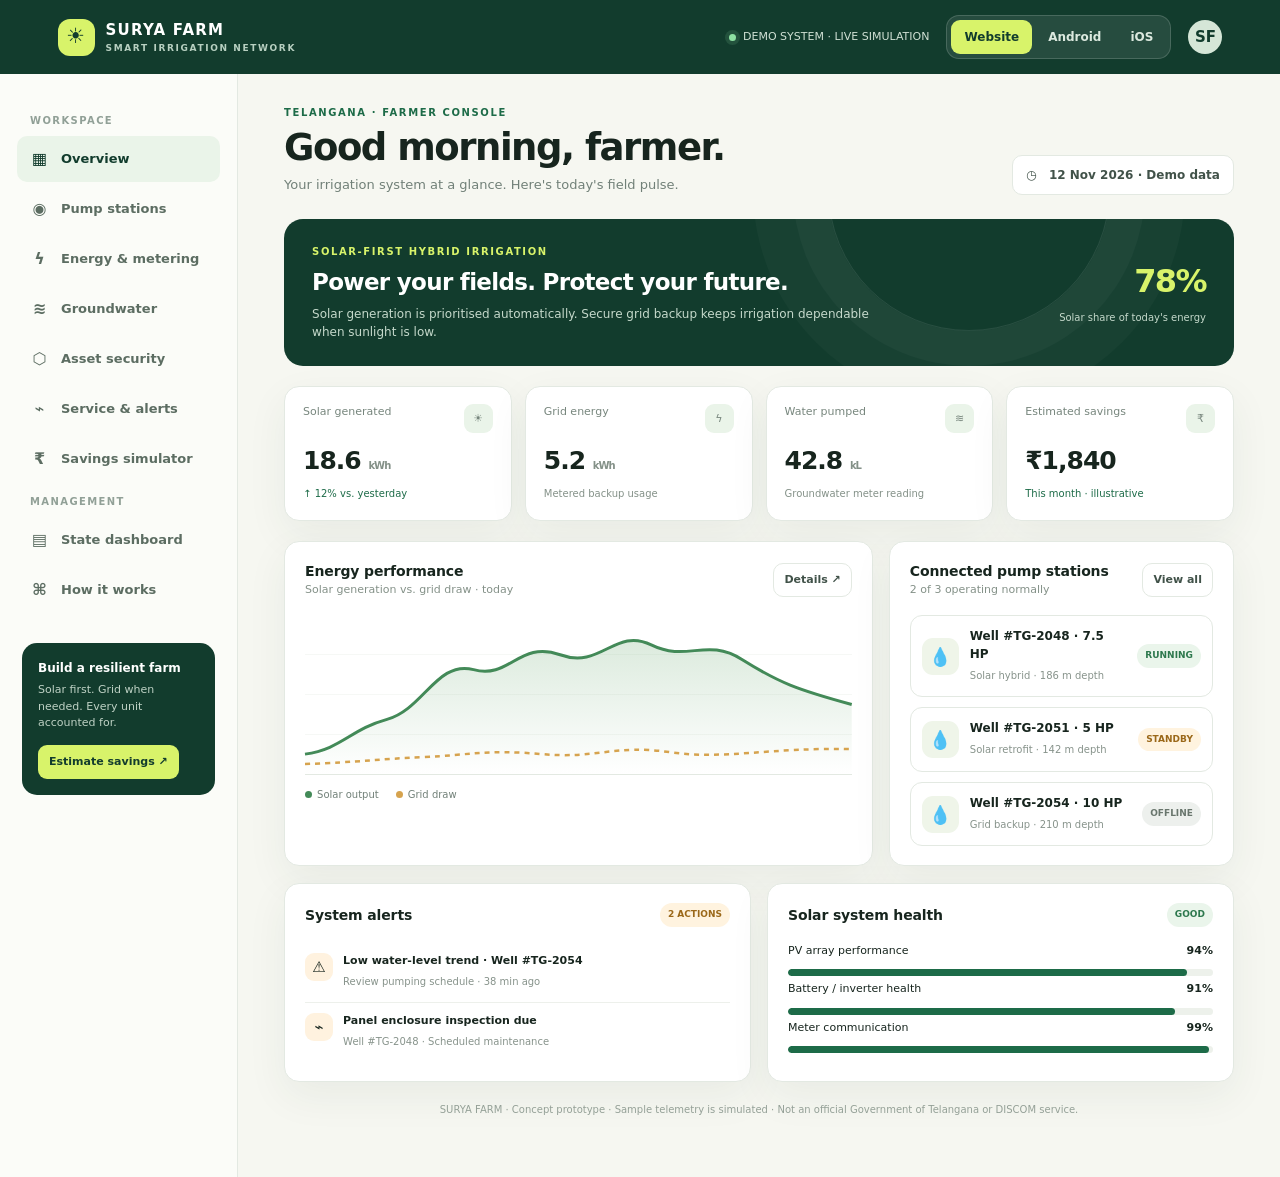
<file: index.html>
<!doctype html>
<html lang="en">
<head>
<meta charset="utf-8"><meta name="viewport" content="width=device-width,initial-scale=1,viewport-fit=cover">
<meta name="theme-color" content="#123c2d"><meta name="description" content="SURYA FARM — smart solar and hybrid irrigation management for Telangana farms.">
<link rel="manifest" href="./manifest.webmanifest">
<title>SURYA FARM — Solar irrigation, made dependable</title>
<style>
:root{--forest:#123c2d;--green:#1d6b48;--lime:#d8f36a;--mint:#eaf4e9;--paper:#f6f7f1;--ink:#17251e;--muted:#718078;--line:#e3e9e2;--white:#fff;--amber:#e7a43b;--red:#c95449;--blue:#527fae;--shadow:0 14px 40px #183a2810}
*{box-sizing:border-box}body{margin:0;background:var(--paper);color:var(--ink);font:15px/1.5 Inter,ui-sans-serif,system-ui,-apple-system,"Segoe UI",sans-serif}button,input,select{font:inherit}button{cursor:pointer}.app{min-height:100vh}.topbar{height:74px;background:var(--forest);color:white;display:flex;align-items:center;justify-content:space-between;padding:0 4.5%;gap:20px;position:sticky;top:0;z-index:20}.brand{display:flex;align-items:center;gap:11px;font-weight:850;letter-spacing:.08em}.brandmark{width:37px;height:37px;border-radius:12px;background:var(--lime);color:var(--forest);display:grid;place-items:center;font-size:21px}.brand small{display:block;color:#b8d0c1;font-size:9px;letter-spacing:.18em;font-weight:600}.mode-switch{display:flex;background:#ffffff16;border:1px solid #ffffff28;padding:4px;border-radius:13px;gap:3px}.mode-switch button{border:0;color:#dce9df;background:transparent;padding:8px 13px;border-radius:9px;font-size:12px;font-weight:700}.mode-switch button.active{background:var(--lime);color:var(--forest)}.top-right{display:flex;align-items:center;gap:17px}.live{font-size:11px;color:#d0e0d4;display:flex;align-items:center;gap:7px}.dot{width:7px;height:7px;border-radius:50%;background:#8de1a3;box-shadow:0 0 0 4px #8de1a322}.avatar{width:34px;height:34px;border-radius:50%;display:grid;place-items:center;background:#d5e6d7;color:var(--forest);font-weight:800}.layout{display:grid;grid-template-columns:238px 1fr;max-width:1600px;margin:auto}.sidebar{padding:27px 17px;border-right:1px solid var(--line);min-height:calc(100vh - 74px);background:#fbfcf8}.side-label{font-size:10px;color:#91a097;letter-spacing:.14em;font-weight:800;padding:12px 13px 8px}.nav{display:flex;flex-direction:column;gap:4px}.nav button{border:0;background:transparent;color:#5c6d62;text-align:left;padding:11px 13px;border-radius:10px;font-weight:650;font-size:13px;display:flex;align-items:center;gap:12px}.nav button.active{background:var(--mint);color:var(--forest)}.nav .ico{width:19px;text-align:center;font-size:16px}.side-card{margin:30px 5px 0;padding:16px;background:var(--forest);color:white;border-radius:15px}.side-card p{color:#bfd2c5;font-size:11px;margin:5px 0 13px}.side-card button{border:0;border-radius:9px;padding:9px 11px;background:var(--lime);color:var(--forest);font-size:11px;font-weight:800}.main{padding:31px clamp(18px,3.6vw,54px) 60px;min-width:0}.eyebrow{color:var(--green);font-size:10px;letter-spacing:.16em;font-weight:850;text-transform:uppercase}.pagehead{display:flex;justify-content:space-between;align-items:flex-end;gap:20px;margin-bottom:24px}.pagehead h1{font-size:clamp(26px,3vw,37px);line-height:1.12;margin:7px 0 7px;letter-spacing:-.04em}.sub{color:var(--muted);font-size:13px;margin:0}.date-chip,.btn{border:1px solid var(--line);background:white;border-radius:10px;padding:10px 13px;font-size:12px;font-weight:700;color:#415249}.btn.primary{background:var(--forest);color:white;border-color:var(--forest)}.btn.lime{background:var(--lime);border-color:var(--lime);color:var(--forest)}.btn.small{padding:8px 10px;font-size:11px}.hero{background:var(--forest);color:white;border-radius:19px;padding:25px 28px;display:flex;justify-content:space-between;align-items:center;gap:20px;position:relative;overflow:hidden;margin-bottom:20px}.hero:after{content:"";position:absolute;width:280px;height:280px;border:1px solid #ffffff18;border-radius:50%;right:13%;top:-170px;box-shadow:0 0 0 35px #ffffff08,0 0 0 75px #ffffff06}.hero h2{font-size:23px;letter-spacing:-.03em;margin:6px 0}.hero p{font-size:12px;color:#c5d9cb;max-width:560px;margin:0}.hero-stat{text-align:right;z-index:1;min-width:150px}.hero-stat strong{display:block;color:var(--lime);font-size:32px;letter-spacing:-.05em}.hero-stat span{font-size:10px;color:#c5d9cb}.metrics{display:grid;grid-template-columns:repeat(4,1fr);gap:13px;margin-bottom:20px}.metric,.panel{background:white;border:1px solid var(--line);border-radius:15px;box-shadow:var(--shadow)}.metric{padding:17px 18px}.metric-top{display:flex;justify-content:space-between;color:#77867d;font-size:11px}.metric-icon{width:29px;height:29px;background:var(--mint);border-radius:9px;display:grid;place-items:center}.metric strong{display:block;font-size:25px;letter-spacing:-.04em;margin:9px 0 1px}.metric small{color:#849188;font-size:10px}.up{color:var(--green)!important}.content-grid{display:grid;grid-template-columns:minmax(0,1.45fr) minmax(260px,.85fr);gap:16px;margin-bottom:17px}.panel{padding:19px 20px;min-width:0}.panel-head{display:flex;justify-content:space-between;align-items:center;gap:12px;margin-bottom:16px}.panel h3{font-size:14px;margin:0;letter-spacing:-.01em}.muted{font-size:11px;color:#849188}.chart{height:160px;position:relative;border-bottom:1px solid var(--line);background:repeating-linear-gradient(to bottom,transparent 0,transparent 39px,#edf1ec 40px)}.chart svg{width:100%;height:100%;overflow:visible}.legend{display:flex;gap:17px;margin-top:12px;color:#718078;font-size:10px}.legend i{display:inline-block;width:7px;height:7px;border-radius:50%;margin-right:5px}.pump-list{display:flex;flex-direction:column;gap:10px}.pump{display:flex;align-items:center;gap:11px;padding:11px;border:1px solid var(--line);border-radius:12px}.pump-icon{width:37px;height:37px;background:#eff5e9;border-radius:11px;display:grid;place-items:center;font-size:18px}.pump-info{flex:1;min-width:0}.pump-info b{display:block;font-size:12px}.pump-info small{font-size:10px;color:#87938b}.status{font-size:9px;font-weight:850;padding:5px 8px;border-radius:30px;background:#eaf5eb;color:#2d784d;white-space:nowrap}.status.warn{background:#fff3df;color:#9b6819}.status.off{background:#edf0ed;color:#69766d}.lower-grid{display:grid;grid-template-columns:1fr 1fr;gap:16px}.alert{display:flex;gap:10px;padding:10px 0;border-bottom:1px solid #edf0eb}.alert:last-child{border:0}.alert-icon{width:28px;height:28px;border-radius:9px;background:#fff2df;display:grid;place-items:center}.alert b{font-size:11px;display:block}.alert small{font-size:10px;color:#87938b}.progress{height:7px;background:#edf1eb;border-radius:20px;overflow:hidden;margin:10px 0 5px}.progress span{height:100%;display:block;background:var(--green);border-radius:20px}.page{display:none}.page.active{display:block}.table-wrap{overflow:auto}table{border-collapse:collapse;width:100%;font-size:11px;white-space:nowrap}th{text-align:left;color:#829087;font-size:10px;font-weight:700;padding:11px;border-bottom:1px solid var(--line)}td{padding:13px 11px;border-bottom:1px solid #edf0eb}.td-main{font-weight:750}.form-grid{display:grid;grid-template-columns:repeat(2,1fr);gap:13px}.field label{display:block;font-size:10px;font-weight:750;color:#66766c;margin-bottom:6px}.field input,.field select{width:100%;border:1px solid var(--line);border-radius:9px;padding:11px;background:#fbfcfa;color:var(--ink)}.result-box{background:var(--mint);border-radius:13px;padding:18px;margin-top:15px}.result-box strong{font-size:25px;color:var(--forest)}.device-grid{display:grid;grid-template-columns:repeat(3,1fr);gap:12px}.device{border:1px solid var(--line);border-radius:13px;padding:15px}.device b{font-size:12px}.device p{font-size:10px;color:#7e8c83}.device .status{display:inline-block}.section-title{font-size:19px;margin:0 0 5px}.section-intro{font-size:12px;color:var(--muted);margin:0 0 19px}.notice{padding:12px 14px;background:#fff8e9;border:1px solid #f3e3c3;border-radius:10px;color:#785d2d;font-size:11px;margin-bottom:15px}.mobile-nav{display:none}.mobile-shell{max-width:430px;margin:22px auto;background:#f6f7f1;border:8px solid #18251e;border-radius:35px;overflow:hidden;min-height:780px;box-shadow:0 20px 60px #0d211733;position:relative}.mobile-notch{height:22px;background:#fff;display:flex;justify-content:center}.mobile-notch:after{content:"";width:90px;height:15px;border-radius:0 0 12px 12px;background:#18251e}.mobile-appbar{background:white;padding:14px 19px;display:flex;justify-content:space-between;align-items:center}.mobile-appbar b{font-size:15px}.mobile-body{padding:17px 16px 90px}.mobile-greeting{font-size:11px;color:#718078}.mobile-body h2{font-size:24px;margin:2px 0 14px;letter-spacing:-.04em}.mobile-hero{background:var(--forest);color:white;border-radius:17px;padding:18px}.mobile-hero small{color:#c8d8cc}.mobile-hero strong{display:block;color:var(--lime);font-size:31px}.mobile-stats{display:grid;grid-template-columns:1fr 1fr;gap:10px;margin:12px 0}.mobile-stat{background:white;border:1px solid var(--line);border-radius:13px;padding:13px}.mobile-stat small{display:block;color:#849188;font-size:9px}.mobile-stat b{font-size:20px}.mobile-card{background:white;border:1px solid var(--line);border-radius:14px;padding:14px;margin-top:11px}.mobile-card h3{font-size:12px;margin:0 0 11px}.mobile-tabbar{position:absolute;bottom:0;left:0;right:0;background:#fff;border-top:1px solid var(--line);display:flex;justify-content:space-around;padding:11px 4px 17px}.mobile-tabbar button{border:0;background:transparent;color:#829087;font-size:9px;display:flex;flex-direction:column;align-items:center;gap:3px}.mobile-tabbar button.active{color:var(--green);font-weight:800}.mobile-tabbar span{font-size:18px}.ios .mobile-shell{border:1px solid #d9ded9;border-radius:38px;background:#f2f2f7;box-shadow:0 20px 60px #152a1b20}.ios .mobile-notch{height:34px;background:#f2f2f7}.ios .mobile-notch:after{height:7px;width:105px;border-radius:10px;margin-top:8px}.ios .mobile-appbar{background:#f2f2f7}.ios .mobile-body{background:#f2f2f7}.ios .mobile-hero{border-radius:22px}.ios .mobile-stat,.ios .mobile-card{border:0;border-radius:17px}.ios .mobile-tabbar{background:#ffffffed;backdrop-filter:blur(12px);border-radius:0 0 36px 36px;padding-bottom:20px}.ios .mobile-tabbar button{font-size:9px}.android .mobile-shell{border-radius:25px}.android .mobile-notch{height:18px}.android .mobile-notch:after{width:70px;height:6px;border-radius:8px;margin-top:6px}.android .mobile-tabbar{padding-bottom:12px}.android .mobile-tabbar button{font-size:10px}.android .mobile-tabbar span{font-size:20px}.mobile-mode-label{text-align:center;color:#829087;font-size:10px;letter-spacing:.1em;font-weight:800;margin-top:10px}.footer-note{color:#94a097;font-size:10px;text-align:center;margin:20px 0 0}.hide{display:none!important}
@media(max-width:900px){.layout{grid-template-columns:1fr}.sidebar{display:none}.main{padding:23px 18px 90px}.metrics{grid-template-columns:repeat(2,1fr)}.content-grid{grid-template-columns:1fr}.topbar{padding:0 16px}.top-right .live{display:none}.mobile-nav{display:flex;position:fixed;z-index:30;bottom:0;left:0;right:0;background:#fff;border-top:1px solid var(--line);justify-content:space-around;padding:9px 4px calc(9px + env(safe-area-inset-bottom))}.mobile-nav button{border:0;background:transparent;color:#829087;font-size:9px;display:flex;flex-direction:column;align-items:center;gap:3px}.mobile-nav button.active{color:var(--green);font-weight:800}.mobile-nav span{font-size:17px}.lower-grid{grid-template-columns:1fr}}
@media(max-width:520px){.topbar{height:64px}.brand{font-size:12px}.brandmark{width:32px;height:32px}.brand small{font-size:8px}.mode-switch button{padding:7px 8px;font-size:10px}.top-right .avatar{display:none}.pagehead{align-items:flex-start;flex-direction:column}.hero{padding:20px;align-items:flex-start}.hero-stat{min-width:95px}.hero-stat strong{font-size:26px}.hero h2{font-size:19px}.metrics{gap:9px}.metric{padding:13px}.metric strong{font-size:22px}.metric-top{font-size:10px}.panel{padding:15px}.form-grid{grid-template-columns:1fr}.device-grid{grid-template-columns:1fr}.main{padding:20px 13px 85px}}
</style>
</head>
<body><div class="app" id="app">
<header class="topbar"><div class="brand"><div class="brandmark">☀</div><div>SURYA FARM<small>SMART IRRIGATION NETWORK</small></div></div>
<div class="top-right"><div class="live"><i class="dot"></i> DEMO SYSTEM · LIVE SIMULATION</div><div class="mode-switch" role="group" aria-label="Choose experience"><button class="active" data-mode="web">Website</button><button data-mode="android">Android</button><button data-mode="ios">iOS</button></div><div class="avatar">SF</div></div></header>
<div id="webExperience"><div class="layout"><aside class="sidebar"><div class="side-label">WORKSPACE</div><nav class="nav" id="sideNav"><button class="active" data-page="overview"><span class="ico">▦</span> Overview</button><button data-page="pumps"><span class="ico">◉</span> Pump stations</button><button data-page="energy"><span class="ico">ϟ</span> Energy & metering</button><button data-page="groundwater"><span class="ico">≋</span> Groundwater</button><button data-page="security"><span class="ico">⬡</span> Asset security</button><button data-page="service"><span class="ico">⌁</span> Service & alerts</button><button data-page="savings"><span class="ico">₹</span> Savings simulator</button></nav><div class="side-label">MANAGEMENT</div><nav class="nav"><button data-page="admin"><span class="ico">▤</span> State dashboard</button><button data-page="architecture"><span class="ico">⌘</span> How it works</button></nav><div class="side-card"><div style="font-size:12px;font-weight:800">Build a resilient farm</div><p>Solar first. Grid when needed. Every unit accounted for.</p><button data-page="savings">Estimate savings ↗</button></div></aside>
<main class="main">
<section class="page active" id="page-overview"><div class="pagehead"><div><div class="eyebrow">TELANGANA · FARMER CONSOLE</div><h1>Good morning, farmer.</h1><p class="sub">Your irrigation system at a glance. Here's today's field pulse.</p></div><div class="date-chip">◷ &nbsp; 12 Nov 2026 · Demo data</div></div>
<div class="hero"><div><div class="eyebrow" style="color:var(--lime)">SOLAR-FIRST HYBRID IRRIGATION</div><h2>Power your fields. Protect your future.</h2><p>Solar generation is prioritised automatically. Secure grid backup keeps irrigation dependable when sunlight is low.</p></div><div class="hero-stat"><strong>78%</strong><span>Solar share of today's energy</span></div></div>
<div class="metrics"><div class="metric"><div class="metric-top">Solar generated <span class="metric-icon">☀</span></div><strong>18.6 <small>kWh</small></strong><small class="up">↑ 12% vs. yesterday</small></div><div class="metric"><div class="metric-top">Grid energy <span class="metric-icon">ϟ</span></div><strong>5.2 <small>kWh</small></strong><small>Metered backup usage</small></div><div class="metric"><div class="metric-top">Water pumped <span class="metric-icon">≋</span></div><strong>42.8 <small>kL</small></strong><small>Groundwater meter reading</small></div><div class="metric"><div class="metric-top">Estimated savings <span class="metric-icon">₹</span></div><strong>₹1,840</strong><small class="up">This month · illustrative</small></div></div>
<div class="content-grid"><div class="panel"><div class="panel-head"><div><h3>Energy performance</h3><div class="muted">Solar generation vs. grid draw · today</div></div><button class="btn small" data-page="energy">Details ↗</button></div><div class="chart"><svg viewBox="0 0 600 160" preserveAspectRatio="none"><defs><linearGradient id="area" x1="0" x2="0" y1="0" y2="1"><stop offset="0" stop-color="#72ad78" stop-opacity=".25"/><stop offset="1" stop-color="#72ad78" stop-opacity="0"/></linearGradient></defs><path d="M0 140 C40 135 50 115 90 105 S145 45 185 55 S235 25 280 40 S340 12 380 30 S440 22 480 45 S540 75 600 90 L600 160 L0 160Z" fill="url(#area)"/><path d="M0 140 C40 135 50 115 90 105 S145 45 185 55 S235 25 280 40 S340 12 380 30 S440 22 480 45 S540 75 600 90" fill="none" stroke="#438a58" stroke-width="3" vector-effect="non-scaling-stroke"/><path d="M0 150 C60 148 80 145 130 143 S200 135 260 140 S340 130 400 138 S510 133 600 135" fill="none" stroke="#d6a34e" stroke-width="2.5" stroke-dasharray="5 5" vector-effect="non-scaling-stroke"/></svg></div><div class="legend"><span><i style="background:#438a58"></i>Solar output</span><span><i style="background:#d6a34e"></i>Grid draw</span></div></div>
<div class="panel"><div class="panel-head"><div><h3>Connected pump stations</h3><div class="muted">2 of 3 operating normally</div></div><button class="btn small" data-page="pumps">View all</button></div><div class="pump-list"><div class="pump"><div class="pump-icon">💧</div><div class="pump-info"><b>Well #TG-2048 · 7.5 HP</b><small>Solar hybrid · 186 m depth</small></div><span class="status">RUNNING</span></div><div class="pump"><div class="pump-icon">💧</div><div class="pump-info"><b>Well #TG-2051 · 5 HP</b><small>Solar retrofit · 142 m depth</small></div><span class="status warn">STANDBY</span></div><div class="pump"><div class="pump-icon">💧</div><div class="pump-info"><b>Well #TG-2054 · 10 HP</b><small>Grid backup · 210 m depth</small></div><span class="status off">OFFLINE</span></div></div></div></div>
<div class="lower-grid"><div class="panel"><div class="panel-head"><h3>System alerts</h3><span class="status warn">2 ACTIONS</span></div><div class="alert"><div class="alert-icon">⚠</div><div><b>Low water-level trend · Well #TG-2054</b><small>Review pumping schedule · 38 min ago</small></div></div><div class="alert"><div class="alert-icon">⌁</div><div><b>Panel enclosure inspection due</b><small>Well #TG-2048 · Scheduled maintenance</small></div></div></div><div class="panel"><div class="panel-head"><h3>Solar system health</h3><span class="status">GOOD</span></div><div style="display:flex;justify-content:space-between;font-size:11px"><span>PV array performance</span><b>94%</b></div><div class="progress"><span style="width:94%"></span></div><div style="display:flex;justify-content:space-between;font-size:11px"><span>Battery / inverter health</span><b>91%</b></div><div class="progress"><span style="width:91%"></span></div><div style="display:flex;justify-content:space-between;font-size:11px"><span>Meter communication</span><b>99%</b></div><div class="progress"><span style="width:99%"></span></div></div></div></section>
<section class="page" id="page-pumps"><div class="pagehead"><div><div class="eyebrow">FIELD OPERATIONS</div><h1>Pump stations</h1><p class="sub">Monitor hybrid and retrofit installations across your farms.</p></div><button class="btn primary" id="addPump">＋ Register pump</button></div><div class="notice">Prototype records are simulated. Live pump telemetry requires a commissioned controller, authenticated device identity and backend ingestion.</div><div class="panel"><div class="panel-head"><h3>Registered assets</h3><span class="muted">3 sample stations</span></div><div class="table-wrap"><table><thead><tr><th>STATION / GPS TAG</th><th>CAPACITY</th><th>BORE DEPTH</th><th>MODE</th><th>STATUS</th><th>LAST SYNC</th></tr></thead><tbody><tr><td class="td-main">TG-2048 · 17.3850, 78.4867</td><td>7.5 HP</td><td>186 m</td><td>Solar hybrid</td><td><span class="status">Running</span></td><td>2 min ago</td></tr><tr><td class="td-main">TG-2051 · 17.3921, 78.4912</td><td>5 HP</td><td>142 m</td><td>Retrofit</td><td><span class="status warn">Standby</span></td><td>8 min ago</td></tr><tr><td class="td-main">TG-2054 · 17.3784, 78.4771</td><td>10 HP</td><td>210 m</td><td>Hybrid</td><td><span class="status off">Offline</span></td><td>4 hr ago</td></tr></tbody></table></div></div><div class="content-grid" style="margin-top:15px"><div class="panel"><h3>Deep borewell design considerations</h3><p class="muted">Pump selection must use measured dynamic water level, total dynamic head, drawdown, pipe losses, discharge requirement and motor efficiency—not bore depth alone.</p><div class="device-grid"><div class="device"><b>3–5 HP</b><p>Small holdings / lower discharge demand</p></div><div class="device"><b>5–7.5 HP</b><p>Mid-range retrofit and hybrid systems</p></div><div class="device"><b>7.5–10 HP</b><p>High-head applications after hydraulic validation</p></div></div></div><div class="panel"><h3>Protection interlocks</h3><div class="alert"><div class="alert-icon">◉</div><div><b>Dry-run detection</b><small>Underload + flow + water-level logic</small></div></div><div class="alert"><div class="alert-icon">ϟ</div><div><b>Voltage / phase protection</b><small>Isolate on unsafe supply; controlled restart</small></div></div><div class="alert"><div class="alert-icon">⛨</div><div><b>Thermal and overload cut-off</b><small>Motor protection with event logging</small></div></div></div></div></section>
<section class="page" id="page-energy"><div class="pagehead"><div><div class="eyebrow">ENERGY ACCOUNTABILITY</div><h1>Energy & metering</h1><p class="sub">Separate solar generation, grid import and permitted export.</p></div><button class="btn" id="exportEnergy">↓ Export CSV</button></div><div class="metrics"><div class="metric"><div class="metric-top">Solar generated</div><strong>18.6 kWh</strong><small>PV inverter meter</small></div><div class="metric"><div class="metric-top">Grid imported</div><strong>5.2 kWh</strong><small>Utility-grade bidirectional meter</small></div><div class="metric"><div class="metric-top">Surplus exported</div><strong>2.1 kWh</strong><small>Only when approved & enabled</small></div><div class="metric"><div class="metric-top">Meter integrity</div><strong>99.2%</strong><small class="up">Signed heartbeat coverage</small></div></div><div class="content-grid"><div class="panel"><h3>Metering architecture</h3><p class="muted">Independent measurement prevents a software-only estimate from being treated as settlement-grade energy accounting.</p><div class="device-grid" style="margin-top:15px"><div class="device"><b>PV meter</b><p>DC/AC generation, inverter telemetry</p><span class="status">Verified</span></div><div class="device"><b>Grid meter</b><p>Import/export registers, sealed CT/PT where applicable</p><span class="status">Verified</span></div><div class="device"><b>Load meter</b><p>Pump run hours, kWh and power factor</p><span class="status">Verified</span></div></div></div><div class="panel"><h3>Tamper-evident controls</h3><div class="alert"><div class="alert-icon">🔒</div><div><b>Enclosure-open sensor</b><small>Event + timestamp + device signature</small></div></div><div class="alert"><div class="alert-icon">↯</div><div><b>Reverse / bypass anomaly</b><small>Compare meter registers to load profile</small></div></div><div class="alert"><div class="alert-icon">⌁</div><div><b>Communication loss</b><small>Store-and-forward with signed sequence counter</small></div></div></div></div><div class="panel"><div class="panel-head"><h3>Daily energy ledger</h3><span class="muted">Illustrative readings</span></div><div class="table-wrap"><table><thead><tr><th>TIME</th><th>SOURCE</th><th>IMPORT</th><th>EXPORT</th><th>INTEGRITY</th></tr></thead><tbody><tr><td>06:00</td><td>Grid</td><td>1.4 kWh</td><td>—</td><td><span class="status">Signed</span></td></tr><tr><td>10:00</td><td>Solar</td><td>—</td><td>0.8 kWh</td><td><span class="status">Signed</span></td></tr><tr><td>13:00</td><td>Solar</td><td>—</td><td>1.3 kWh</td><td><span class="status">Signed</span></td></tr><tr><td>18:00</td><td>Grid</td><td>3.8 kWh</td><td>—</td><td><span class="status">Signed</span></td></tr></tbody></table></div></div></section>
<section class="page" id="page-groundwater"><div class="pagehead"><div><div class="eyebrow">SUSTAINABLE WATER USE</div><h1>Groundwater intelligence</h1><p class="sub">Measure water, understand trends and support responsible pumping.</p></div><span class="status warn">1 WELL NEEDS REVIEW</span></div><div class="metrics"><div class="metric"><div class="metric-top">Water pumped today</div><strong>42.8 kL</strong><small>Flow meter totaliser</small></div><div class="metric"><div class="metric-top">Dynamic water level</div><strong>78.4 m</strong><small>Well TG-2048 · below ground</small></div><div class="metric"><div class="metric-top">Pump runtime</div><strong>4h 26m</strong><small>Across monitored assets</small></div><div class="metric"><div class="metric-top">Water intensity</div><strong>0.55</strong><small>kWh per kL · sample</small></div></div><div class="content-grid"><div class="panel"><h3>Groundwater safeguards</h3><div class="alert"><div class="alert-icon">≋</div><div><b>Dynamic water-level sensor</b><small>Track drawdown during pumping and recovery after shutdown</small></div></div><div class="alert"><div class="alert-icon">💧</div><div><b>Inline flow meter</b><small>Measure actual discharge; reconcile against pump runtime</small></div></div><div class="alert"><div class="alert-icon">⛨</div><div><b>Adaptive pumping rules</b><small>Alert thresholds set with local hydrogeology and competent authority</small></div></div></div><div class="panel"><h3>Well monitoring</h3><div class="pump-list"><div class="pump"><div class="pump-icon">≋</div><div class="pump-info"><b>TG-2048</b><small>Water level 78.4 m · stable</small></div><span class="status">OK</span></div><div class="pump"><div class="pump-icon">≋</div><div class="pump-info"><b>TG-2051</b><small>Water level 64.2 m · stable</small></div><span class="status">OK</span></div><div class="pump"><div class="pump-icon">≋</div><div class="pump-info"><b>TG-2054</b><small>Water level 91.7 m · falling</small></div><span class="status warn">REVIEW</span></div></div></div></div><div class="notice">Groundwater measurements are decision-support signals, not a substitute for hydrogeological assessment, statutory permissions or local water-sharing rules.</div></section>
<section class="page" id="page-security"><div class="pagehead"><div><div class="eyebrow">PHYSICAL + DIGITAL SECURITY</div><h1>Asset security</h1><p class="sub">Make solar infrastructure harder to steal and easier to trace.</p></div><span class="status">SECURITY PLAN ACTIVE</span></div><div class="content-grid"><div class="panel"><h3>Theft-resistant installation stack</h3><div class="alert"><div class="alert-icon">▦</div><div><b>Anti-theft panel fasteners</b><small>One-way security bolts, concealed fixings and unique tool profile</small></div></div><div class="alert"><div class="alert-icon">⛓</div><div><b>Reinforced mounting structure</b><small>Anchor bolts, tamper-resistant cable conduits and locked inverter cage</small></div></div><div class="alert"><div class="alert-icon">⌖</div><div><b>GPS + asset identity</b><small>Panel serials, geotagged commissioning photos and geofence alerts</small></div></div><div class="alert"><div class="alert-icon">◉</div><div><b>Movement / enclosure sensors</b><small>Local siren, low-power cellular alert and event buffer</small></div></div></div><div class="panel"><h3>Asset registry</h3><div class="pump-list"><div class="pump"><div class="pump-icon">▤</div><div class="pump-info"><b>PV array · 6.5 kWp</b><small>12 modules · serials registered</small></div><span class="status">TAGGED</span></div><div class="pump"><div class="pump-icon">▣</div><div class="pump-info"><b>Inverter · INV-8820</b><small>Locked steel enclosure</small></div><span class="status">SECURED</span></div><div class="pump"><div class="pump-icon">⌖</div><div class="pump-info"><b>GPS geofence</b><small>Last known site · TG-2048</small></div><span class="status">ONLINE</span></div></div></div></div><div class="panel"><h3>Incident response workflow</h3><div class="device-grid" style="margin-top:13px"><div class="device"><b>01 · Detect</b><p>Tamper switch, movement, geofence or meter anomaly.</p></div><div class="device"><b>02 · Verify</b><p>Signed event, device health, farmer confirmation and evidence.</p></div><div class="device"><b>03 · Respond</b><p>Notify farmer + service centre; dispatch technician if verified.</p></div></div></div></section>
<section class="page" id="page-service"><div class="pagehead"><div><div class="eyebrow">FIELD SERVICE NETWORK</div><h1>Service & alerts</h1><p class="sub">A solar pump is only as dependable as its local service network.</p></div><button class="btn primary" id="raiseTicket">＋ Raise service ticket</button></div><div class="metrics"><div class="metric"><div class="metric-top">Open tickets</div><strong>04</strong><small>Across sample region</small></div><div class="metric"><div class="metric-top">Mean response</div><strong>6.2 hr</strong><small>Target under 8 hours</small></div><div class="metric"><div class="metric-top">Preventive due</div><strong>02</strong><small>Next 7 days</small></div><div class="metric"><div class="metric-top">Service coverage</div><strong>92%</strong><small>Illustrative district SLA</small></div></div><div class="panel"><div class="panel-head"><h3>Service queue</h3><span class="muted">Sample tickets</span></div><div class="table-wrap"><table><thead><tr><th>TICKET</th><th>ASSET</th><th>ISSUE</th><th>PRIORITY</th><th>ASSIGNED TO</th><th>STATUS</th></tr></thead><tbody><tr><td class="td-main">SF-1042</td><td>TG-2054</td><td>Water-level sensor review</td><td>High</td><td>Ravi · Field team 2</td><td><span class="status warn">Assigned</span></td></tr><tr><td class="td-main">SF-1039</td><td>TG-2048</td><td>Enclosure inspection</td><td>Normal</td><td>Meena · Field team 1</td><td><span class="status">Scheduled</span></td></tr><tr><td class="td-main">SF-1031</td><td>TG-2051</td><td>Inverter communication</td><td>Normal</td><td>Unassigned</td><td><span class="status off">New</span></td></tr></tbody></table></div></div><div class="notice" style="margin-top:14px">Production requirement: district-wise spare-parts hubs, trained technicians, escalation SLAs, warranty tracking, multilingual support and offline-first technician workflows.</div></section>
<section class="page" id="page-savings"><div class="pagehead"><div><div class="eyebrow">FARMER + STATE ECONOMICS</div><h1>Savings simulator</h1><p class="sub">Compare a proposed solar-hybrid retrofit against an existing grid-powered pump.</p></div></div><div class="content-grid"><div class="panel"><h3>Configure your pump</h3><p class="muted">Illustrative planning inputs. Replace with supplier quotations and measured site data.</p><div class="form-grid" style="margin-top:17px"><div class="field"><label>Motor capacity</label><select id="hp"><option value="3">3 HP</option><option value="5">5 HP</option><option value="7.5" selected>7.5 HP</option><option value="10">10 HP</option></select></div><div class="field"><label>Current installed cost (₹)</label><input id="baseCost" type="number" value="240000" min="1"></div><div class="field"><label>Target cost reduction (%)</label><input id="reduction" type="number" value="30" min="0" max="80"></div><div class="field"><label>Grid energy displaced / month (kWh)</label><input id="displaced" type="number" value="450" min="0"></div><div class="field"><label>Illustrative avoided subsidy value (₹/kWh)</label><input id="rate" type="number" value="7" min="0" step=".5"></div><div class="field"><label>Farmer contribution (₹)</label><input id="contribution" type="number" value="25000" min="0"></div></div><button class="btn primary" id="calculate" style="margin-top:15px">Calculate scenario →</button><div class="result-box"><div class="muted">Target system price after reduction</div><strong id="systemPrice">₹1,68,000</strong><div class="muted" style="margin-top:8px">Estimated annual avoided grid energy cost / subsidy value</div><strong id="annualSaving">₹37,800</strong><div class="muted" style="margin-top:8px">Simple payback on farmer contribution is not shown as a return guarantee; subsidy design and tariff accounting must be validated.</div></div></div><div class="panel"><h3>State-level impact model</h3><p class="muted">Scenario tool to estimate potential—not a verified forecast or budget saving.</p><div class="field" style="margin-top:15px"><label>Participating pump connections</label><input id="connections" type="number" value="10000" min="0"></div><div class="field" style="margin-top:13px"><label>Annual avoided subsidy per converted pump (₹)</label><input id="perPump" type="number" value="37800" min="0"></div><button class="btn" id="stateCalc" style="margin-top:13px">Update state scenario</button><div class="result-box"><div class="muted">Illustrative annual gross avoided subsidy value</div><strong id="stateSaving">₹37.8 Cr</strong><div class="muted" style="margin-top:8px">Before programme costs, residual grid use, export credits, financing, O&M and policy adjustments.</div></div><div class="notice" style="margin-top:14px">The ₹14,000 crore baseline is the challenge's stated estimate. Actual fiscal savings depend on DISCOM settlement rules, subsidy accounting, solar availability, farmer adoption and grid-backup consumption.</div></div></div></section>
<section class="page" id="page-admin"><div class="pagehead"><div><div class="eyebrow">PROGRAMME COMMAND CENTRE</div><h1>Telangana state dashboard</h1><p class="sub">A proposed view for state, DISCOM and implementation partners.</p></div><span class="status warn">DEMO DATA</span></div><div class="metrics"><div class="metric"><div class="metric-top">Pilot installations</div><strong>1,248</strong><small>Illustrative programme count</small></div><div class="metric"><div class="metric-top">Solar capacity</div><strong>8.4 MW</strong><small>Installed / commissioned sample</small></div><div class="metric"><div class="metric-top">Solar energy share</div><strong>76%</strong><small>Across pilot assets</small></div><div class="metric"><div class="metric-top">Water monitored</div><strong>18.2 ML</strong><small>Monthly sample total</small></div></div><div class="content-grid"><div class="panel"><h3>District deployment framework</h3><div class="pump-list"><div class="pump"><div class="pump-icon">⌖</div><div class="pump-info"><b>Mahabubnagar</b><small>Hard-rock borewell pilot · 320 assets</small></div><span class="status">ACTIVE</span></div><div class="pump"><div class="pump-icon">⌖</div><div class="pump-info"><b>Nalgonda</b><small>Hybrid retrofit pilot · 286 assets</small></div><span class="status">ACTIVE</span></div><div class="pump"><div class="pump-icon">⌖</div><div class="pump-info"><b>Karimnagar</b><small>Metering and water monitoring · 214 assets</small></div><span class="status warn">ROLL-OUT</span></div><div class="pump"><div class="pump-icon">⌖</div><div class="pump-info"><b>Warangal</b><small>Service network pilot · 198 assets</small></div><span class="status warn">ROLL-OUT</span></div></div></div><div class="panel"><h3>Programme scorecard</h3><div style="display:flex;justify-content:space-between;font-size:11px"><span>Commissioning QA pass</span><b>96%</b></div><div class="progress"><span style="width:96%"></span></div><div style="display:flex;justify-content:space-between;font-size:11px"><span>Telemetry availability</span><b>93%</b></div><div class="progress"><span style="width:93%"></span></div><div style="display:flex;justify-content:space-between;font-size:11px"><span>Service SLA met</span><b>89%</b></div><div class="progress"><span style="width:89%"></span></div><div style="display:flex;justify-content:space-between;font-size:11px"><span>Groundwater data coverage</span><b>72%</b></div><div class="progress"><span style="width:72%"></span></div></div></div><div class="panel"><h3>Policy and settlement controls</h3><p class="muted">Role-based approvals for farmer onboarding, vendor empanelment, metering validation, permitted export settlement, subsidy claims, audit trails and district-level reporting.</p></div></section>
<section class="page" id="page-architecture"><div class="pagehead"><div><div class="eyebrow">PRODUCT BLUEPRINT</div><h1>How SURYA FARM works</h1><p class="sub">An integrated field device, farmer app, service network and state platform.</p></div></div><div class="notice"><b>Important:</b> This GitHub Pages prototype is a functional front-end demonstration with simulated records and local calculations. It does not yet control physical pumps, read utility meters, authenticate field devices or process payments. Those require hardware commissioning, backend services, security review and regulatory approvals.</div><div class="panel"><h3>System architecture</h3><div class="device-grid" style="margin-top:15px"><div class="device"><b>01 · Field hardware</b><p>PV array, hybrid inverter, existing or new pump motor, flow meter, water-level sensor, voltage/current sensing, tamper switches, GPS/cellular controller.</p></div><div class="device"><b>02 · Edge controller</b><p>Safe local control, dry-run/overload interlocks, solar-first dispatch, grid changeover, offline event queue and signed device telemetry.</p></div><div class="device"><b>03 · Secure platform</b><p>Device identity, encrypted ingestion, time-series data, role-based access, alert rules, audit ledger and API integrations.</p></div><div class="device"><b>04 · Farmer experience</b><p>Telugu/English UI, pump status, energy/water readings, outage alerts, service requests and offline-friendly app.</p></div><div class="device"><b>05 · Service operations</b><p>Technician dispatch, spare parts, warranty, preventive maintenance, remote diagnostics and escalation SLA.</p></div><div class="device"><b>06 · State / DISCOM</b><p>Verified energy accounting, approved export settlement, subsidy reconciliation, district analytics and programme audit.</p></div></div></div><div class="content-grid" style="margin-top:15px"><div class="panel"><h3>Key engineering risks to solve</h3><div class="alert"><div class="alert-icon">1</div><div><b>Deep hard-rock borewell sizing</b><small>Dynamic head and drawdown vary widely; validate pump curves and motor compatibility at each site.</small></div></div><div class="alert"><div class="alert-icon">2</div><div><b>30% cost-down without unsafe compromises</b><small>Standardised kits, local assembly, right-sized PV, retrofit compatibility and lifecycle procurement.</small></div></div><div class="alert"><div class="alert-icon">3</div><div><b>Grid metering and export permission</b><small>Utility-approved bidirectional meter, protection, anti-islanding and settlement agreement.</small></div></div><div class="alert"><div class="alert-icon">4</div><div><b>Groundwater sustainability</b><small>Meter discharge and water level; pumping rules require local hydrogeology and governance.</small></div></div></div><div class="panel"><h3>Delivery roadmap</h3><div class="alert"><div class="alert-icon">01</div><div><b>0–8 weeks · Design validation</b><small>Field survey, motor audit, pump curves, BOM, safety and DISCOM consultations.</small></div></div><div class="alert"><div class="alert-icon">02</div><div><b>2–4 months · Prototype</b><small>3/5/7.5/10 HP bench and field prototypes; metering and protection validation.</small></div></div><div class="alert"><div class="alert-icon">03</div><div><b>4–9 months · Pilot</b><small>100–300 diverse borewells; measure uptime, cost, water, theft and service outcomes.</small></div></div><div class="alert"><div class="alert-icon">04</div><div><b>9–18 months · Scale gate</b><small>Independent evaluation, procurement framework, financing and district rollout.</small></div></div></div></div><div class="panel" style="margin-top:15px"><h3>Indicative integration checklist</h3><div class="device-grid" style="margin-top:12px"><div class="device"><b>Identity & access</b><p>Farmer, technician, vendor, DISCOM and admin roles; MFA for privileged actions.</p></div><div class="device"><b>Data & APIs</b><p>REST/HTTPS ingestion, MQTT device channel, time-series database and event audit.</p></div><div class="device"><b>Safety & compliance</b><p>Electrical protections, grid interconnection, privacy, consent, retention and security testing.</p></div></div></div></section>
<p class="footer-note">SURYA FARM · Concept prototype · Sample telemetry is simulated · Not an official Government of Telangana or DISCOM service.</p>
</main></div><nav class="mobile-nav" id="mobileNav"><button class="active" data-page="overview"><span>▦</span>Home</button><button data-page="pumps"><span>◉</span>Pumps</button><button data-page="energy"><span>ϟ</span>Energy</button><button data-page="service"><span>⌁</span>Service</button><button data-page="savings"><span>₹</span>Savings</button></nav></div>
<div id="mobileExperience" class="hide"><div class="mobile-mode-label" id="mobileModeLabel">ANDROID EXPERIENCE PREVIEW</div><div class="mobile-shell"><div class="mobile-notch"></div><div class="mobile-appbar"><b>☀ SURYA FARM</b><span>⌖　●</span></div><div class="mobile-body"><div class="mobile-greeting">TELANGANA FARMER CONSOLE</div><h2>Good morning.</h2><div class="mobile-hero"><small>SOLAR SHARE TODAY</small><strong>78%</strong><small>Solar-first hybrid irrigation</small><div class="progress" style="background:#ffffff30"><span style="width:78%;background:var(--lime)"></span></div></div><div class="mobile-stats"><div class="mobile-stat"><small>☀ SOLAR GENERATED</small><b>18.6 kWh</b></div><div class="mobile-stat"><small>ϟ GRID BACKUP</small><b>5.2 kWh</b></div><div class="mobile-stat"><small>≋ WATER PUMPED</small><b>42.8 kL</b></div><div class="mobile-stat"><small>₹ MONTHLY SAVINGS</small><b>₹1,840</b></div></div><div class="mobile-card"><div style="display:flex;justify-content:space-between;align-items:center"><h3>My pump stations</h3><span class="muted">View all →</span></div><div class="pump"><div class="pump-icon">💧</div><div class="pump-info"><b>TG-2048 · 7.5 HP</b><small>Solar hybrid · 186 m</small></div><span class="status">ON</span></div><div class="pump"><div class="pump-icon">💧</div><div class="pump-info"><b>TG-2051 · 5 HP</b><small>Solar retrofit · 142 m</small></div><span class="status warn">IDLE</span></div></div><div class="mobile-card"><h3>Alerts & protection</h3><div class="alert"><div class="alert-icon">⚠</div><div><b>Water level trending low</b><small>TG-2054 · Review recommended</small></div></div><div class="alert"><div class="alert-icon">⛨</div><div><b>All motor protections active</b><small>Dry-run · voltage · overload</small></div></div></div><div class="mobile-card"><h3>Quick actions</h3><div style="display:flex;gap:8px;flex-wrap:wrap"><button class="btn small">Request service</button><button class="btn small">View energy</button><button class="btn small">Report issue</button></div></div></div><div class="mobile-tabbar"><button class="active"><span>⌂</span>Home</button><button><span>◉</span>Pumps</button><button><span>ϟ</span>Energy</button><button><span>≋</span>Water</button><button><span>☰</span>More</button></div></div><p class="footer-note">This is a native-style interaction preview. A signed Android APK / iOS build requires platform packaging and device testing.</p></div>
</div>
<script>
const pages=[...document.querySelectorAll('.page')];function showPage(name){pages.forEach(p=>p.classList.toggle('active',p.id==='page-'+name));document.querySelectorAll('[data-page]').forEach(b=>b.classList.toggle('active',b.dataset.page===name));window.scrollTo({top:0,behavior:'smooth'})}
document.querySelectorAll('[data-page]').forEach(b=>b.addEventListener('click',()=>showPage(b.dataset.page)));
let mode='web';function setMode(next){mode=next;document.querySelectorAll('[data-mode]').forEach(b=>b.classList.toggle('active',b.dataset.mode===next));const web=document.getElementById('webExperience'),mobile=document.getElementById('mobileExperience');web.classList.toggle('hide',next!=='web');mobile.classList.toggle('hide',next==='web');document.body.classList.toggle('android',next==='android');document.body.classList.toggle('ios',next==='ios');document.getElementById('mobileModeLabel').textContent=next==='ios'?'IPHONE EXPERIENCE PREVIEW':'ANDROID EXPERIENCE PREVIEW';window.scrollTo({top:0,behavior:'smooth'})}
document.querySelectorAll('[data-mode]').forEach(b=>b.addEventListener('click',()=>setMode(b.dataset.mode)));
function inr(n){return '₹'+Math.round(n).toLocaleString('en-IN')}function calc(){const cost=+document.getElementById('baseCost').value||0,red=Math.min(80,Math.max(0,+document.getElementById('reduction').value||0)),kwh=+document.getElementById('displaced').value||0,rate=+document.getElementById('rate').value||0;document.getElementById('systemPrice').textContent=inr(cost*(1-red/100));document.getElementById('annualSaving').textContent=inr(kwh*rate*12)}
document.getElementById('calculate').addEventListener('click',calc);calc();function stateCalc(){const n=+document.getElementById('connections').value||0,v=+document.getElementById('perPump').value||0;document.getElementById('stateSaving').textContent=(n*v/1e7).toLocaleString('en-IN',{maximumFractionDigits:2})+' Cr'}document.getElementById('stateCalc').addEventListener('click',stateCalc);
document.getElementById('exportEnergy').addEventListener('click',()=>{const csv='time,source,import_kwh,export_kwh,integrity\n06:00,Grid,1.4,0,Signed\n10:00,Solar,0,0.8,Signed\n13:00,Solar,0,1.3,Signed\n18:00,Grid,3.8,0,Signed\n';const a=document.createElement('a');a.href=URL.createObjectURL(new Blob([csv],{type:'text/csv'}));a.download='surya-farm-energy-ledger-demo.csv';a.click();URL.revokeObjectURL(a.href)});
document.getElementById('addPump').addEventListener('click',()=>alert('Pump registration flow: collect farmer consent, site GPS, motor nameplate, dynamic head, discharge target, borewell test, panel serials and commissioning checklist. Connect this form to the secure backend before field deployment.'));
document.getElementById('raiseTicket').addEventListener('click',()=>alert('Service request demo: select asset, issue category, severity, farmer contact and preferred visit window. A production build should create a ticket in the service API.'));
if('serviceWorker' in navigator && location.protocol.startsWith('http'))window.addEventListener('load',()=>navigator.serviceWorker.register('./sw.js').catch(()=>{}));
</script></body></html>
</file>
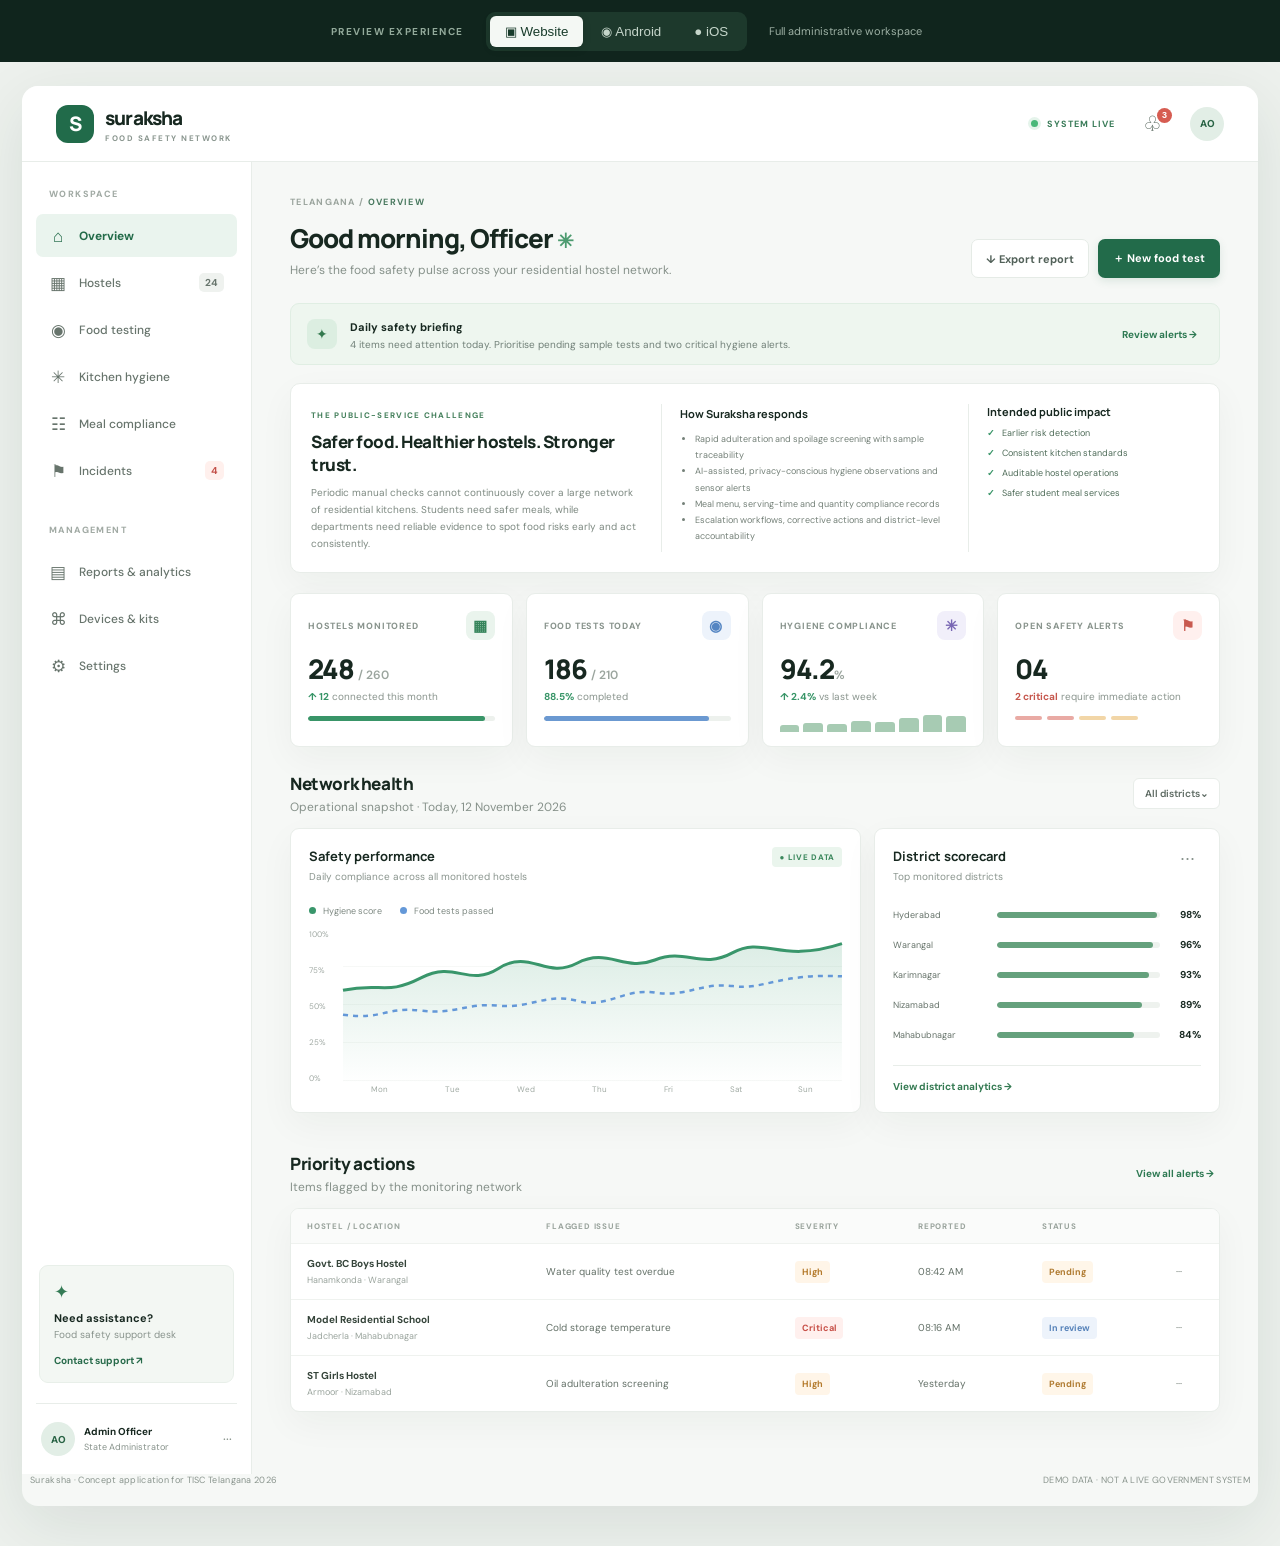
<file: safer-food/index.html>
<!doctype html>
<html lang="en"><head><meta charset="utf-8"><meta name="viewport" content="width=device-width,initial-scale=1"><meta name="theme-color" content="#10251d"><meta name="description" content="Suraksha — food safety, kitchen hygiene and meal compliance monitoring for Telangana residential hostels."><title>Suraksha | Hostel Food Safety</title><link rel="stylesheet" href="styles.css"><link rel="stylesheet" href="challenge-overview.css"><link rel="preconnect" href="https://fonts.googleapis.com"><link href="https://fonts.googleapis.com/css2?family=DM+Sans:wght@400;500;600;700&family=Manrope:wght@400;500;600;700;800&display=swap" rel="stylesheet"></head><body>
<div class="platform-bar"><span class="platform-label">PREVIEW EXPERIENCE</span><div class="platform-switch" role="group" aria-label="Choose platform"><button class="platform active" data-platform="web">▣ Website</button><button class="platform" data-platform="android">◉ Android</button><button class="platform" data-platform="ios">● iOS</button></div><span class="platform-hint" id="platformHint">Full administrative workspace</span></div>
<div class="device-stage"><div class="device" id="device"><div class="mobile-status"><span id="statusTime">9:41</span><span>●●●  ▰</span></div><header class="topbar"><a class="brand" href="#"><span class="brand-icon">S</span><span><b>suraksha</b><small>FOOD SAFETY NETWORK</small></span></a><div class="top-actions"><span class="live"><i></i> SYSTEM LIVE</span><button class="icon-btn" aria-label="Notifications" id="notifyBtn">♧<em>3</em></button><div class="avatar">AO</div></div></header>
<div class="app-shell"><aside class="sidebar"><div class="side-label">WORKSPACE</div><button class="nav-item active" data-view="overview"><span>⌂</span> Overview</button><button class="nav-item" data-view="hostels"><span>▦</span> Hostels <b>24</b></button><button class="nav-item" data-view="testing"><span>◉</span> Food testing</button><button class="nav-item" data-view="hygiene"><span>✳</span> Kitchen hygiene</button><button class="nav-item" data-view="meals"><span>☷</span> Meal compliance</button><button class="nav-item" data-view="incidents"><span>⚑</span> Incidents <b class="alert-count">4</b></button><div class="side-label second">MANAGEMENT</div><button class="nav-item" data-view="reports"><span>▤</span> Reports & analytics</button><button class="nav-item" data-view="devices"><span>⌘</span> Devices & kits</button><button class="nav-item" data-view="settings"><span>⚙</span> Settings</button><div class="sidebar-bottom"><div class="help-card"><span>✦</span><b>Need assistance?</b><p>Food safety support desk</p><a href="mailto:foodsafety@telangana.gov.in">Contact support ↗</a></div><div class="user-row"><div class="avatar">AO</div><span><b>Admin Officer</b><small>State Administrator</small></span><span class="more">···</span></div></div></aside>
<main class="main-content"><div class="mobile-head"><button id="mobileMenu">☰</button><span id="mobileTitle">Overview</span><button id="mobileBell">♧</button></div><div class="content-head"><div><div class="breadcrumb">TELANGANA / <span id="crumb">OVERVIEW</span></div><h1 id="pageTitle">Good morning, Officer <span>✳</span></h1><p id="pageSub">Here’s the food safety pulse across your residential hostel network.</p></div><div class="head-actions"><button class="btn btn-light" id="exportBtn">↓ <span>Export report</span></button><button class="btn btn-primary" id="quickTest">＋ <span>New food test</span></button></div></div>
<section class="view active" id="view-overview"><div class="notice"><span class="notice-icon">✦</span><div><b>Daily safety briefing</b><p>4 items need attention today. Prioritise pending sample tests and two critical hygiene alerts.</p></div><button class="text-btn" data-goto="incidents">Review alerts →</button></div>
<div class="challenge-context"><div><span class="context-kicker">THE PUBLIC-SERVICE CHALLENGE</span><h2>Safer food. Healthier hostels. Stronger trust.</h2><p>Periodic manual checks cannot continuously cover a large network of residential kitchens. Students need safer meals, while departments need reliable evidence to spot food risks early and act consistently.</p></div><div class="context-solution"><b>How Suraksha responds</b><ul><li>Rapid adulteration and spoilage screening with sample traceability</li><li>AI-assisted, privacy-conscious hygiene observations and sensor alerts</li><li>Meal menu, serving-time and quantity compliance records</li><li>Escalation workflows, corrective actions and district-level accountability</li></ul></div><div class="context-outcome"><b>Intended public impact</b><span>Earlier risk detection</span><span>Consistent kitchen standards</span><span>Auditable hostel operations</span><span>Safer student meal services</span></div></div>
<div class="metric-grid"><article class="metric"><div class="metric-top"><span>HOSTELS MONITORED</span><span class="metric-icon green">▦</span></div><strong>248 <small>/ 260</small></strong><div class="metric-foot"><span class="positive">↑ 12</span> connected this month</div><div class="progress"><i style="width:95%"></i></div></article><article class="metric"><div class="metric-top"><span>FOOD TESTS TODAY</span><span class="metric-icon blue">◉</span></div><strong>186 <small>/ 210</small></strong><div class="metric-foot"><span class="positive">88.5%</span> completed</div><div class="progress bluebar"><i style="width:88.5%"></i></div></article><article class="metric"><div class="metric-top"><span>HYGIENE COMPLIANCE</span><span class="metric-icon violet">✳</span></div><strong>94.2<small>%</small></strong><div class="metric-foot"><span class="positive">↑ 2.4%</span> vs last week</div><div class="spark"><i style="height:35%"></i><i style="height:48%"></i><i style="height:42%"></i><i style="height:60%"></i><i style="height:55%"></i><i style="height:75%"></i><i style="height:90%"></i><i style="height:83%"></i></div></article><article class="metric"><div class="metric-top"><span>OPEN SAFETY ALERTS</span><span class="metric-icon red">⚑</span></div><strong>04</strong><div class="metric-foot"><span class="negative">2 critical</span> require immediate action</div><div class="alert-pills"><i></i><i></i><i></i><i></i></div></article></div>
<div class="section-row"><div><h2>Network health</h2><p>Operational snapshot · Today, 12 November 2026</p></div><button class="select-btn">All districts⌄</button></div><div class="dashboard-grid"><article class="panel network-panel"><div class="panel-head"><div><h3>Safety performance</h3><p>Daily compliance across all monitored hostels</p></div><span class="tag success">● LIVE DATA</span></div><div class="chart-legend"><span><i class="dot green-dot"></i> Hygiene score</span><span><i class="dot blue-dot"></i> Food tests passed</span></div><div class="chart"><div class="y-labels"><span>100%</span><span>75%</span><span>50%</span><span>25%</span><span>0%</span></div><svg viewBox="0 0 640 190" preserveAspectRatio="none" aria-label="Weekly performance trend"><defs><linearGradient id="area" x1="0" x2="0" y1="0" y2="1"><stop offset="0" stop-color="#3c9c70" stop-opacity=".18"/><stop offset="1" stop-color="#3c9c70" stop-opacity="0"/></linearGradient></defs><path d="M0 75 C50 65 55 82 100 60 S160 72 200 48 S260 62 300 42 S360 53 400 38 S460 50 500 29 S560 43 640 18 L640 190 L0 190Z" fill="url(#area)"/><path d="M0 75 C50 65 55 82 100 60 S160 72 200 48 S260 62 300 42 S360 53 400 38 S460 50 500 29 S560 43 640 18" fill="none" stroke="#39966b" stroke-width="3" vector-effect="non-scaling-stroke"/><path d="M0 105 C50 112 55 95 100 100 S160 90 200 94 S260 78 300 88 S360 72 400 78 S460 65 500 70 S560 54 640 58" fill="none" stroke="#6498d8" stroke-width="2.5" stroke-dasharray="5 5" vector-effect="non-scaling-stroke"/></svg></div><div class="x-labels"><span>Mon</span><span>Tue</span><span>Wed</span><span>Thu</span><span>Fri</span><span>Sat</span><span>Sun</span></div></article><article class="panel district-panel"><div class="panel-head"><div><h3>District scorecard</h3><p>Top monitored districts</p></div><button class="dots">···</button></div><div class="district-list"><div class="district"><span class="district-name">Hyderabad</span><div class="mini-track"><i style="width:98%"></i></div><b>98%</b></div><div class="district"><span class="district-name">Warangal</span><div class="mini-track"><i style="width:96%"></i></div><b>96%</b></div><div class="district"><span class="district-name">Karimnagar</span><div class="mini-track"><i style="width:93%"></i></div><b>93%</b></div><div class="district"><span class="district-name">Nizamabad</span><div class="mini-track"><i style="width:89%"></i></div><b>89%</b></div><div class="district"><span class="district-name">Mahabubnagar</span><div class="mini-track"><i style="width:84%"></i></div><b>84%</b></div></div><button class="full-link" data-goto="reports">View district analytics →</button></article></div>
<div class="section-row recent-row"><div><h2>Priority actions</h2><p>Items flagged by the monitoring network</p></div><button class="text-btn" data-goto="incidents">View all alerts →</button></div><div class="panel table-panel"><table><thead><tr><th>HOSTEL / LOCATION</th><th>FLAGGED ISSUE</th><th>SEVERITY</th><th>REPORTED</th><th>STATUS</th><th></th></tr></thead><tbody id="alertRows"><tr><td><b>Govt. BC Boys Hostel</b><small>Hanamkonda · Warangal</small></td><td>Water quality test overdue</td><td><span class="severity high">High</span></td><td>08:42 AM</td><td><span class="status pending">Pending</span></td><td>···</td></tr><tr><td><b>Model Residential School</b><small>Jadcherla · Mahabubnagar</small></td><td>Cold storage temperature</td><td><span class="severity critical">Critical</span></td><td>08:16 AM</td><td><span class="status progress-status">In review</span></td><td>···</td></tr><tr><td><b>ST Girls Hostel</b><small>Armoor · Nizamabad</small></td><td>Oil adulteration screening</td><td><span class="severity high">High</span></td><td>Yesterday</td><td><span class="status pending">Pending</span></td><td>···</td></tr></tbody></table></div>
</section>
<section class="view" id="view-hostels"><div class="section-row"><div><h2>Hostel directory</h2><p>Coverage, assigned officers and monitoring status</p></div><button class="btn btn-primary" id="addHostel">＋ Add hostel</button></div><div class="filter-line"><input id="hostelSearch" placeholder="Search hostel, district or ID…"><select><option>All districts</option><option>Hyderabad</option><option>Warangal</option></select><select><option>All statuses</option><option>Monitored</option><option>Needs attention</option></select></div><div class="cards-grid" id="hostelCards"></div></section>
<section class="view" id="view-testing"><div class="section-row"><div><h2>Rapid food testing</h2><p>Record on-site screening and track sample traceability.</p></div><button class="btn btn-primary" id="newTest">＋ Record test</button></div><div class="metric-grid compact"><article class="metric"><span class="metric-top">TESTS THIS MONTH</span><strong>4,820</strong><div class="metric-foot">Across 248 hostels</div></article><article class="metric"><span class="metric-top">PASS RATE</span><strong>97.8%</strong><div class="metric-foot positive">Within screening limits</div></article><article class="metric"><span class="metric-top">PENDING LAB CONFIRMATION</span><strong>12</strong><div class="metric-foot">Samples referred for confirmatory testing</div></article></div><div class="panel table-panel"><div class="panel-head"><div><h3>Recent test records</h3><p>Rapid screening is preliminary; confirmatory lab testing is required for regulatory action.</p></div><span class="tag">SAMPLE REGISTER</span></div><table><thead><tr><th>SAMPLE ID</th><th>HOSTEL</th><th>FOOD / PARAMETER</th><th>METHOD</th><th>RESULT</th><th>TIME</th></tr></thead><tbody id="testRows"></tbody></table></div><div class="info-banner">ⓘ <span><b>Testing protocol</b> Use validated FSSAI-approved methods and kits as applicable. A rapid kit result is a screening signal, not a substitute for an accredited laboratory analysis or official inspection.</span></div></section>
<section class="view" id="view-hygiene"><div class="section-row"><div><h2>Kitchen hygiene intelligence</h2><p>Checklist compliance and sensor-assisted monitoring.</p></div><button class="btn btn-primary" id="hygieneCheck">＋ New inspection</button></div><div class="hygiene-grid"><article class="panel hygiene-score"><div class="panel-head"><div><h3>Network hygiene score</h3><p>Based on submitted checklists</p></div><span class="tag success">UPDATED 2 MIN AGO</span></div><div class="score-ring"><div><b>94.2%</b><small>COMPLIANT</small></div></div><p class="muted center">Target compliance: 95%</p></article><article class="panel"><h3>AI-assisted monitoring</h3><p class="muted">Illustrative workflow — connect approved cameras and edge devices to enable production inference.</p><div class="monitor-item"><span class="monitor-icon">♨</span><div><b>Cold storage temperature</b><small>Sensor feed · Demo reading</small></div><strong class="good">4.1°C</strong></div><div class="monitor-item"><span class="monitor-icon">◉</span><div><b>Handwash station activity</b><small>Vision event · Demo status</small></div><strong class="good">Active</strong></div><div class="monitor-item"><span class="monitor-icon">◌</span><div><b>Cleaning checklist</b><small>Last submitted · 07:30 AM</small></div><strong class="warn">1 pending</strong></div><div class="info-banner">AI alerts must be reviewed by a trained officer. Camera analytics should avoid facial identification and minimise personal data.</div></article></div><div class="panel"><div class="panel-head"><div><h3>Inspection checklist</h3><p>Daily kitchen hygiene controls</p></div></div><div class="checklist"><label><input type="checkbox" checked> Food preparation surfaces sanitised</label><label><input type="checkbox" checked> Raw and cooked food stored separately</label><label><input type="checkbox" checked> Staff handwashing facilities available</label><label><input type="checkbox"> Pest-control log updated</label><label><input type="checkbox" checked> Waste bins covered and cleared</label><label><input type="checkbox" checked> Refrigerator temperature recorded</label></div></div></section>
<section class="view" id="view-meals"><div class="section-row"><div><h2>Meal service compliance</h2><p>Verify planned menus, serving windows and meal counts.</p></div><button class="btn btn-primary" id="mealLog">＋ Log meal service</button></div><div class="meal-grid"><article class="panel"><div class="panel-head"><div><h3>Today's meal schedule</h3><p>Government Model Residential School · Demo</p></div><span class="tag success">ON TRACK</span></div><div class="meal"><span class="meal-time">07:30 AM</span><span class="meal-emoji">☀</span><div><b>Breakfast</b><small>Upma · Banana · Milk</small></div><span class="status done">Served</span></div><div class="meal"><span class="meal-time">12:30 PM</span><span class="meal-emoji">◉</span><div><b>Lunch</b><small>Rice · Dal · Vegetable curry · Curd</small></div><span class="status done">Served</span></div><div class="meal"><span class="meal-time">04:30 PM</span><span class="meal-emoji">☕</span><div><b>Evening snack</b><small>Seasonal fruit · Milk</small></div><span class="status pending">Upcoming</span></div><div class="meal"><span class="meal-time">07:30 PM</span><span class="meal-emoji">☾</span><div><b>Dinner</b><small>Rice · Sambar · Greens</small></div><span class="status pending">Upcoming</span></div></article><article class="panel"><h3>Meal delivery summary</h3><p class="muted">Illustrative daily records</p><div class="meal-stat"><span>Expected meals</span><b>1,240</b></div><div class="meal-stat"><span>Meals served</span><b>1,198</b></div><div class="meal-stat"><span>Service completion</span><b>96.6%</b></div><div class="progress"><i style="width:96.6%"></i></div><p class="muted small">Meal counts should be reconciled with attendance and kitchen issue registers.</p></article></div></section>
<section class="view" id="view-incidents"><div class="section-row"><div><h2>Safety incidents & alerts</h2><p>Track, assign and close food safety actions.</p></div><button class="btn btn-primary" id="reportIncident">＋ Report incident</button></div><div class="incident-summary"><div><b>2</b><span>Critical</span></div><div><b>2</b><span>High priority</span></div><div><b>7</b><span>Resolved this week</span></div></div><div class="panel table-panel"><table><thead><tr><th>INCIDENT</th><th>HOSTEL</th><th>SEVERITY</th><th>ASSIGNED TO</th><th>STATUS</th><th>ACTION</th></tr></thead><tbody id="incidentRows"></tbody></table></div></section>
<section class="view" id="view-reports"><div class="section-row"><div><h2>Reports & analytics</h2><p>Evidence-led oversight across districts and hostel categories.</p></div><button class="btn btn-primary" id="reportExport">↓ Export CSV</button></div><div class="metric-grid compact"><article class="metric"><span class="metric-top">MONTHLY TEST COVERAGE</span><strong>91.4%</strong><div class="metric-foot">Target 95%</div></article><article class="metric"><span class="metric-top">MEAN ALERT RESPONSE</span><strong>2.4h</strong><div class="metric-foot">From report to assignment</div></article><article class="metric"><span class="metric-top">CLOSED ACTIONS</span><strong>86%</strong><div class="metric-foot">Within SLA</div></article></div><div class="panel"><h3>Recommended monthly review</h3><ul class="report-list"><li>Compare screening coverage by hostel and district.</li><li>Review failed / inconclusive samples and confirmatory laboratory outcomes.</li><li>Identify recurring hygiene non-conformities and overdue corrective actions.</li><li>Reconcile planned menus, meal delivery records and student feedback.</li><li>Audit device uptime, calibration and test-kit expiry records.</li></ul></div></section>
<section class="view" id="view-devices"><div class="section-row"><div><h2>Devices & test kits</h2><p>Track rapid kits, sensors, calibration and replenishment.</p></div><button class="btn btn-primary" id="addDevice">＋ Register device</button></div><div class="cards-grid"><article class="device-card"><span class="device-symbol">◉</span><b>Rapid adulteration kit</b><p>Food screening · 12 parameters</p><span class="status done">36 kits in stock</span></article><article class="device-card"><span class="device-symbol">♨</span><b>Cold-chain temperature sensor</b><p>Temperature monitoring</p><span class="status done">212 online</span></article><article class="device-card"><span class="device-symbol">◌</span><b>Kitchen hygiene camera</b><p>Privacy-preserving edge analytics</p><span class="status pending">18 need review</span></article><article class="device-card"><span class="device-symbol">⌁</span><b>Water quality field kit</b><p>Water safety screening</p><span class="status done">48 kits in stock</span></article></div></section>
<section class="view" id="view-settings"><div class="section-row"><div><h2>Workspace settings</h2><p>Configure organisation and notification preferences.</p></div></div><div class="panel settings-panel"><label>Organisation<input value="Telangana Residential Welfare Institutions" readonly></label><label>Default reporting timezone<input value="Asia/Kolkata (IST)" readonly></label><label>Alert escalation window<select><option>Immediate for critical alerts</option><option>Within 1 hour</option></select></label><label>Notification preferences<select><option>In-app + email (demo)</option><option>In-app only</option></select></label><p class="muted">Production deployment requires role-based access, identity provider integration and department-approved retention policies.</p></div></section>
</main></div><nav class="bottom-nav"><button class="active" data-view="overview"><span>⌂</span>Home</button><button data-view="testing"><span>◉</span>Tests</button><button data-view="hygiene"><span>✳</span>Hygiene</button><button data-view="incidents"><span>⚑</span>Alerts</button><button data-view="hostels"><span>▦</span>Hostels</button></nav>
<div class="toast" id="toast" role="status"></div><div class="modal" id="actionModal" aria-hidden="true"><div class="modal-backdrop" data-dismiss></div><div class="modal-card" role="dialog" aria-modal="true"><button class="modal-x" data-dismiss>×</button><div id="modalBody"></div></div></div><footer class="footer"><span>Suraksha · Concept application for TISC Telangana 2026</span><span>DEMO DATA · NOT A LIVE GOVERNMENT SYSTEM</span></footer>
</div></div><script src="app.js"></script></body></html>
</file>
<file: safer-food/styles.css>
:root{--ink:#172820;--muted:#78847e;--green:#226b4a;--green2:#eaf4ee;--line:#e8ede9;--bg:#f6f8f6;--white:#fff;--red:#c74b46;--amber:#b77928;--blue:#568acb;--shadow:0 12px 36px #1b38220b}*{box-sizing:border-box}body{margin:0;background:#edf1ed;color:var(--ink);font-family:'DM Sans',sans-serif;font-size:14px}.platform-bar{height:62px;background:#10251d;color:#dce9df;display:flex;align-items:center;justify-content:center;gap:22px;position:sticky;top:0;z-index:30}.platform-label{font-size:10px;letter-spacing:1.5px;color:#93aa9b;font-weight:700}.platform-switch{display:flex;padding:4px;background:#1d392c;border-radius:9px;gap:3px}.platform{border:0;background:transparent;color:#c5d5ca;padding:8px 15px;border-radius:6px;font:600 12px inherit;cursor:pointer}.platform.active{background:#f4f8f4;color:#183b2a;box-shadow:0 2px 8px #0002}.platform-hint{font-size:11px;color:#9db0a4;min-width:180px}.device-stage{padding:24px 22px 40px;min-height:calc(100vh - 62px)}.device{max-width:1500px;margin:auto;background:var(--bg);border-radius:16px;overflow:hidden;box-shadow:0 18px 65px #17362619;min-height:850px;transition:width .3s,border-radius .3s}.mobile-status{display:none}.topbar{height:76px;background:#fff;border-bottom:1px solid var(--line);display:flex;align-items:center;justify-content:space-between;padding:0 34px}.brand{display:flex;align-items:center;gap:11px;color:var(--ink);text-decoration:none}.brand-icon{width:38px;height:38px;border-radius:12px;background:#216b4a;color:#fff;display:grid;place-items:center;font:800 20px Manrope}.brand b{display:block;font:800 19px Manrope;letter-spacing:-.8px}.brand small{display:block;font-size:8px;letter-spacing:1.5px;color:#89958e;font-weight:700;margin-top:2px}.top-actions{display:flex;align-items:center;gap:22px}.live{font-size:9px;letter-spacing:1px;font-weight:700;color:#397b58}.live i{display:inline-block;width:7px;height:7px;background:#49b879;border-radius:50%;margin-right:6px;box-shadow:0 0 0 3px #e5f4eb}.icon-btn{position:relative;border:0;background:none;font-size:21px;color:#56665c;cursor:pointer}.icon-btn em{position:absolute;right:-4px;top:-3px;background:#d65c51;color:#fff;font:700 9px sans-serif;width:15px;height:15px;border-radius:50%;display:grid;place-items:center}.avatar{width:34px;height:34px;border-radius:50%;background:#e2eee6;color:#286344;display:grid;place-items:center;font-size:10px;font-weight:800}.app-shell{display:flex;min-height:770px}.sidebar{width:230px;background:#fff;border-right:1px solid var(--line);padding:26px 14px 18px;display:flex;flex-direction:column;flex-shrink:0}.side-label{font-size:9px;letter-spacing:1.4px;font-weight:800;color:#a1aaa4;padding:0 13px 12px}.side-label.second{margin-top:30px}.nav-item{height:43px;border:0;background:none;border-radius:7px;text-align:left;padding:0 13px;color:#67746c;display:flex;align-items:center;gap:12px;font:500 12px 'DM Sans';cursor:pointer;margin:2px 0}.nav-item>span{font-size:17px;width:18px;text-align:center}.nav-item b{margin-left:auto;font-size:10px;background:#eff2ef;border-radius:5px;padding:3px 6px}.nav-item.active{background:#eaf4ee;color:#236b49;font-weight:700}.nav-item .alert-count{background:#fff0ed;color:#c34f48}.sidebar-bottom{margin-top:auto}.help-card{background:#f3f7f3;border:1px solid #e8efe9;border-radius:9px;padding:14px;margin:0 3px 20px}.help-card>span{color:#347b55;font-size:18px}.help-card b{display:block;font-size:11px;margin:7px 0 3px}.help-card p{font-size:10px;color:#89948d;margin:0 0 9px}.help-card a{font-size:10px;color:#286b4b;text-decoration:none;font-weight:700}.user-row{border-top:1px solid var(--line);padding:18px 5px 0;display:flex;align-items:center;gap:9px}.user-row b,.user-row small{display:block;font-size:10px}.user-row small{font-size:9px;color:#87928b;margin-top:3px}.more{margin-left:auto;color:#849088}.main-content{padding:34px 38px 48px;flex:1;min-width:0;max-width:1270px;margin:0 auto}.content-head{display:flex;justify-content:space-between;align-items:flex-end;margin-bottom:25px}.breadcrumb{font-size:9px;letter-spacing:1.3px;color:#9aa49d;font-weight:700;margin-bottom:12px}.breadcrumb span{color:#49795f}h1,h2,h3,p{margin-top:0}h1{font:800 26px Manrope;letter-spacing:-1px;margin-bottom:6px}h1 span{color:#4d9b70;font-size:20px} .content-head p,.section-row p{font-size:12px;color:#86918a;margin:0}.head-actions{display:flex;gap:9px}.btn{height:39px;border-radius:7px;padding:0 14px;border:1px solid transparent;font:700 11px 'DM Sans';cursor:pointer}.btn-primary{background:#226b4a;color:#fff;box-shadow:0 3px 8px #226b4a20}.btn-primary:hover{background:#185b3c}.btn-light{background:#fff;border-color:#e5ebe6;color:#526159}.view{display:none}.view.active{display:block}.notice{background:#eef6ef;border:1px solid #e0eee3;border-radius:9px;padding:13px 16px;display:flex;align-items:center;gap:13px;margin-bottom:18px}.notice-icon{width:30px;height:30px;background:#dceee1;color:#33794e;border-radius:8px;display:grid;place-items:center}.notice b{font-size:11px}.notice p{font-size:10px;color:#718078;margin:3px 0 0}.text-btn{margin-left:auto;background:none;border:0;color:#2d7952;font:700 10px 'DM Sans';cursor:pointer;white-space:nowrap}.metric-grid{display:grid;grid-template-columns:repeat(4,1fr);gap:13px;margin-bottom:25px}.metric{background:#fff;border:1px solid var(--line);border-radius:9px;padding:17px 17px 14px;box-shadow:var(--shadow);min-width:0}.metric-top{display:flex;justify-content:space-between;align-items:center;font-size:9px;letter-spacing:.8px;color:#89948d;font-weight:800}.metric-icon{width:29px;height:29px;display:grid;place-items:center;border-radius:8px;font-size:15px}.green{background:#eaf4ed;color:#35845a}.blue{background:#edf3fb;color:#5485c2}.violet{background:#f1effa;color:#7967b4}.red{background:#fff0ee;color:#c85a50}.metric strong{display:block;font:800 27px Manrope;letter-spacing:-1px;margin:10px 0 3px}.metric strong small{font:600 12px 'DM Sans';color:#9ba59e;letter-spacing:0}.metric-foot{font-size:10px;color:#89948d}.positive{color:#369466;font-weight:700}.negative{color:#c6574d;font-weight:700}.progress{height:5px;background:#edf1ed;border-radius:9px;margin-top:13px;overflow:hidden}.progress i{display:block;height:100%;background:#399568;border-radius:9px}.bluebar i{background:#6b99d1}.spark{height:19px;display:flex;align-items:end;gap:4px;margin-top:10px}.spark i{flex:1;background:#a7cbb3;border-radius:3px 3px 0 0}.alert-pills{display:flex;gap:5px;margin-top:13px}.alert-pills i{width:27px;height:4px;border-radius:4px;background:#e9aaa4}.alert-pills i:nth-child(n+3){background:#f2d6a7}.section-row{display:flex;align-items:center;justify-content:space-between;margin:25px 0 13px}.section-row h2{font:800 17px Manrope;letter-spacing:-.4px;margin:0 0 4px}.select-btn{background:white;border:1px solid var(--line);border-radius:6px;padding:8px 11px;font:600 10px 'DM Sans';color:#5d6a62}.dashboard-grid{display:grid;grid-template-columns:1.65fr 1fr;gap:13px}.panel{background:#fff;border:1px solid var(--line);border-radius:9px;padding:18px;box-shadow:var(--shadow);margin-bottom:14px}.panel h3{font:700 13px Manrope;margin:0 0 5px}.panel-head{display:flex;justify-content:space-between;align-items:flex-start}.panel-head p,.muted{font-size:10px;color:#8a958e;margin:0}.tag{font-size:8px;letter-spacing:.7px;border-radius:4px;padding:5px 7px;background:#f0f3f1;color:#78867d;font-weight:800;white-space:nowrap}.tag.success{background:#eaf5ed;color:#3c885d}.chart-legend{display:flex;gap:18px;font-size:9px;color:#7e8982;margin-top:22px}.dot{display:inline-block;width:7px;height:7px;border-radius:50%;margin-right:5px}.green-dot{background:#39966b}.blue-dot{background:#6498d8}.chart{height:155px;display:flex;margin-top:12px}.y-labels{display:flex;flex-direction:column;justify-content:space-between;font-size:8px;color:#a1aaa4;width:34px;padding-bottom:1px}.chart svg{width:calc(100% - 34px);height:100%;overflow:visible;background:repeating-linear-gradient(to bottom,transparent 0,transparent 37px,#eef1ee 38px)}.x-labels{display:flex;justify-content:space-around;margin-left:34px;color:#a0aaa3;font-size:8px}.dots{border:0;background:none;color:#89948d;font-size:18px}.district-list{margin-top:25px}.district{display:grid;grid-template-columns:95px 1fr 32px;align-items:center;gap:9px;margin:17px 0;font-size:9px}.district-name{color:#66736a}.district b{text-align:right;font-size:10px}.mini-track{height:6px;background:#eef2ee;border-radius:8px;overflow:hidden}.mini-track i{display:block;height:100%;background:#65a17d;border-radius:8px}.full-link{width:100%;border:0;border-top:1px solid var(--line);padding:14px 0 0;background:none;text-align:left;color:#347a52;font:700 10px 'DM Sans';cursor:pointer;margin-top:7px}.recent-row{margin-top:25px}.table-panel{padding:0;overflow:auto}.table-panel .panel-head{padding:18px 18px 5px}table{width:100%;border-collapse:collapse;text-align:left;white-space:nowrap}th{font-size:8px;letter-spacing:.8px;color:#9aa49d;background:#fafbfa;padding:12px 16px;font-weight:800}td{padding:13px 16px;border-top:1px solid #eff2ef;font-size:10px;color:#647168}td b,td small{display:block}td b{font-size:10px;color:#35443a}td small{font-size:9px;color:#9aa49d;margin-top:4px}.severity,.status{font-size:9px;font-weight:700;border-radius:4px;padding:5px 7px;display:inline-block}.severity.high{background:#fff5e8;color:#b47a2b}.severity.critical{background:#fff0ee;color:#c74f47}.status.pending{background:#fff6e9;color:#b07b31}.status.progress-status{background:#edf3fb;color:#5682b9}.status.done{background:#eaf5ed;color:#3e875b}.mobile-head,.bottom-nav{display:none}.footer{max-width:1500px;margin:0 auto;padding:0 8px 20px;display:flex;justify-content:space-between;color:#89948d;font-size:9px;letter-spacing:.3px}.cards-grid{display:grid;grid-template-columns:repeat(3,1fr);gap:13px}.hostel-card,.device-card{background:#fff;border:1px solid var(--line);border-radius:9px;padding:17px;box-shadow:var(--shadow)}.hostel-card h3,.device-card b{font:700 12px Manrope}.hostel-card p,.device-card p{font-size:10px;color:#87928b;margin:5px 0 12px}.hostel-meta{display:flex;justify-content:space-between;border-top:1px solid var(--line);padding-top:11px;margin-top:12px;font-size:9px;color:#7d8981}.filter-line{display:flex;gap:9px;margin:16px 0}.filter-line input,.filter-line select,.settings-panel input,.settings-panel select{height:37px;border:1px solid var(--line);border-radius:6px;background:#fff;padding:0 11px;font:11px 'DM Sans';color:#55635a}.filter-line input{flex:1}.compact{grid-template-columns:repeat(3,1fr);margin-top:17px}.info-banner{display:flex;gap:10px;background:#f1f6f8;border:1px solid #e4edf1;border-radius:8px;padding:13px;color:#5d8293;font-size:10px;margin-top:13px}.hygiene-grid,.meal-grid{display:grid;grid-template-columns:1fr 1fr;gap:14px}.score-ring{width:145px;height:145px;border-radius:50%;margin:25px auto 13px;background:conic-gradient(#3c9568 0 94.2%,#e9efea 94.2%);display:grid;place-items:center;position:relative}.score-ring:before{content:"";position:absolute;inset:10px;background:white;border-radius:50%}.score-ring div{position:relative;text-align:center}.score-ring b{display:block;font:800 25px Manrope}.score-ring small{font-size:8px;letter-spacing:1px;color:#8b968f}.center{text-align:center}.monitor-item{display:flex;align-items:center;gap:11px;border-top:1px solid var(--line);padding:13px 0}.monitor-icon{width:32px;height:32px;background:#f1f5f1;border-radius:8px;display:grid;place-items:center;color:#477b5c}.monitor-item div{flex:1}.monitor-item b,.monitor-item small{display:block;font-size:10px}.monitor-item small{font-size:9px;color:#929c95;margin-top:4px}.monitor-item strong{font-size:10px}.good{color:#34885b}.warn{color:#b47b30}.checklist{display:grid;grid-template-columns:1fr 1fr;gap:15px;padding-top:18px}.checklist label{font-size:10px;color:#58665d}.checklist input{accent-color:#28744e;margin-right:8px}.meal{display:flex;align-items:center;gap:12px;padding:14px 0;border-top:1px solid var(--line)}.meal-time{font-size:9px;color:#87928b;width:65px}.meal-emoji{width:31px;height:31px;border-radius:8px;background:#f3f6f1;display:grid;place-items:center;color:#588365}.meal div{flex:1}.meal b,.meal small{display:block;font-size:10px}.meal small{font-size:9px;color:#8e9991;margin-top:4px}.meal-stat{display:flex;justify-content:space-between;padding:16px 0;border-bottom:1px solid var(--line);font-size:10px;color:#78847c}.meal-stat b{font-size:13px;color:#24382c}.incident-summary{display:flex;gap:12px;margin:18px 0}.incident-summary div{background:white;border:1px solid var(--line);border-radius:8px;padding:13px 20px;min-width:130px}.incident-summary b{display:block;font:800 21px Manrope}.incident-summary span{font-size:10px;color:#87928b}.device-symbol{display:block;color:#42845e;font-size:23px;margin-bottom:14px}.report-list{font-size:11px;line-height:2.2;color:#637168;padding-left:18px}.settings-panel{max-width:620px}.settings-panel label{display:block;font-size:10px;font-weight:700;color:#657269;margin:15px 0}.settings-panel input,.settings-panel select{display:block;width:100%;margin-top:7px}.settings-panel .muted{margin-top:20px;line-height:1.6}.toast{position:fixed;bottom:25px;right:25px;background:#183d2b;color:white;padding:12px 17px;border-radius:8px;box-shadow:0 8px 25px #0002;font-size:11px;opacity:0;transform:translateY(8px);transition:.2s;pointer-events:none;z-index:100}.toast.show{opacity:1;transform:none}.modal{display:none;position:fixed;inset:0;z-index:90;align-items:center;justify-content:center;padding:20px}.modal.open{display:flex}.modal-backdrop{position:absolute;inset:0;background:#10251dcc;backdrop-filter:blur(3px)}.modal-card{position:relative;background:white;border-radius:13px;padding:26px;width:min(480px,100%);box-shadow:0 20px 70px #0003}.modal-x{position:absolute;right:16px;top:12px;border:0;background:none;font-size:23px;color:#78847c;cursor:pointer}.modal-card h2{font:800 19px Manrope;margin:0 30px 8px 0}.modal-card p{font-size:11px;color:#829087;line-height:1.6}.modal-form label{display:block;font-size:10px;color:#536158;font-weight:700;margin:13px 0}.modal-form input,.modal-form select,.modal-form textarea{display:block;width:100%;margin-top:6px;border:1px solid var(--line);border-radius:6px;padding:10px;font:11px 'DM Sans'}.modal-form .btn{margin-top:8px;width:100%}
@media(max-width:900px){.main-content{padding:28px 22px}.sidebar{width:205px}.metric-grid{grid-template-columns:repeat(2,1fr)}.dashboard-grid{grid-template-columns:1fr 1fr}.cards-grid{grid-template-columns:repeat(2,1fr)}}
@media(max-width:640px){body{background:#fff}.platform-bar{height:auto;min-height:60px;gap:8px;padding:9px;flex-wrap:wrap}.platform-label,.platform-hint{display:none}.platform-switch{width:100%;justify-content:center}.platform{flex:1;max-width:130px}.device-stage{padding:0;min-height:0}.device{min-height:100vh;border-radius:0;box-shadow:none}.topbar{height:58px;padding:0 17px}.brand-icon{width:32px;height:32px;border-radius:10px}.brand b{font-size:17px}.brand small{font-size:7px}.top-actions{gap:13px}.live{font-size:0}.live i{width:8px;height:8px}.app-shell{min-height:calc(100vh - 116px)}.sidebar{display:none}.main-content{padding:0 15px 88px}.mobile-head{display:flex;height:43px;align-items:center;justify-content:space-between;color:#516057;font-weight:700;font-size:12px}.mobile-head button{border:0;background:none;font-size:18px;color:#52645a}.content-head{align-items:flex-start;flex-direction:column;gap:13px;margin:14px 0 18px}.breadcrumb{font-size:8px;margin-bottom:8px}h1{font-size:22px}.content-head p{font-size:10px;line-height:1.5}.head-actions{width:100%}.head-actions .btn{flex:1}.metric-grid{gap:9px;margin-bottom:20px}.metric{padding:12px}.metric-top{font-size:8px}.metric strong{font-size:24px}.metric-foot{font-size:9px}.notice{align-items:flex-start;padding:11px;gap:9px}.notice p{line-height:1.5}.notice .text-btn{font-size:0}.notice .text-btn:after{content:"→";font-size:15px}.section-row{margin:20px 0 12px}.section-row h2{font-size:15px}.section-row p{font-size:9px;line-height:1.4}.dashboard-grid,.hygiene-grid,.meal-grid{grid-template-columns:1fr;gap:0}.panel{padding:14px}.chart{height:130px}.district-list{margin-top:14px}.recent-row{margin-top:15px}.table-panel{margin-left:-2px;margin-right:-2px}.table-panel table{min-width:650px}.bottom-nav{display:flex;position:fixed;bottom:0;left:0;right:0;height:64px;background:#fff;border-top:1px solid #e8ede9;justify-content:space-around;z-index:25;padding-bottom:env(safe-area-inset-bottom)}.bottom-nav button{border:0;background:none;color:#87928a;font:500 9px 'DM Sans';display:flex;flex-direction:column;align-items:center;justify-content:center;gap:4px;min-width:55px}.bottom-nav button span{font-size:18px}.bottom-nav button.active{color:#26734c;font-weight:700}.footer{padding:12px 15px 80px;font-size:8px;gap:10px}.footer span:last-child{text-align:right}.cards-grid{grid-template-columns:1fr}.filter-line{flex-wrap:wrap}.filter-line input{flex-basis:100%}.filter-line select{flex:1;min-width:0}.compact{grid-template-columns:1fr 1fr}.compact .metric:last-child{grid-column:span 2}.checklist{grid-template-columns:1fr;gap:12px}.incident-summary{gap:6px}.incident-summary div{min-width:0;flex:1;padding:11px}.incident-summary b{font-size:19px}.device-stage .mobile-status{display:none}}
/* Platform-specific native-feeling previews */
.device.android{max-width:412px;min-height:880px;border-radius:28px;border:7px solid #202923;overflow:hidden}.device.android .mobile-status{height:25px;background:#fff;display:flex;justify-content:space-between;padding:5px 15px 0;font-size:9px;font-weight:700;color:#35433a}.device.android .topbar{height:58px;padding:0 14px}.device.android .brand-icon{border-radius:50%;width:31px;height:31px}.device.android .brand b{font-size:16px}.device.android .brand small{font-size:6px}.device.android .top-actions .avatar,.device.android .top-actions .live{display:none}.device.android .app-shell{min-height:0}.device.android .sidebar{display:none}.device.android .main-content{padding:0 14px 85px}.device.android .mobile-head{display:flex}.device.android .content-head{margin-top:10px}.device.android .content-head h1{font-size:20px}.device.android .content-head p{font-size:10px}.device.android .head-actions .btn{font-size:10px;padding:0 9px}.device.android .bottom-nav{display:flex;position:sticky;bottom:0;margin-top:-70px;height:64px;border-top:1px solid #e9eee9}.device.android .metric-grid{grid-template-columns:1fr 1fr}.device.android .metric{padding:11px}.device.android .metric strong{font-size:22px}.device.android .dashboard-grid,.device.android .hygiene-grid,.device.android .meal-grid{grid-template-columns:1fr}.device.android .cards-grid{grid-template-columns:1fr}.device.android .table-panel{overflow:auto}.device.android .footer{display:none}
.device.ios{max-width:402px;min-height:880px;border-radius:43px;border:7px solid #202124;overflow:hidden}.device.ios .mobile-status{height:31px;background:#fff;display:flex;align-items:center;justify-content:space-between;padding:0 22px;font-size:10px;font-weight:700;color:#202124}.device.ios .topbar{height:57px;padding:0 15px;border:0}.device.ios .brand-icon{border-radius:10px}.device.ios .brand b{font-size:16px}.device.ios .brand small{font-size:6px}.device.ios .top-actions .avatar,.device.ios .top-actions .live{display:none}.device.ios .sidebar{display:none}.device.ios .app-shell{min-height:0}.device.ios .main-content{padding:0 14px 90px}.device.ios .mobile-head{display:flex}.device.ios .mobile-head button{font-size:19px}.device.ios .content-head{margin-top:9px}.device.ios .content-head h1{font-size:20px}.device.ios .content-head p{font-size:10px}.device.ios .metric-grid{grid-template-columns:1fr 1fr}.device.ios .metric{padding:11px;border-radius:13px}.device.ios .metric strong{font-size:22px}.device.ios .notice,.device.ios .panel{border-radius:13px}.device.ios .dashboard-grid,.device.ios .hygiene-grid,.device.ios .meal-grid{grid-template-columns:1fr}.device.ios .cards-grid{grid-template-columns:1fr}.device.ios .bottom-nav{display:flex;position:sticky;bottom:0;margin-top:-70px;height:67px;background:#fbfcfd;border-top:1px solid #e5e7eb}.device.ios .bottom-nav button{font-size:9px}.device.ios .bottom-nav button.active{color:#28784f}.device.ios .footer{display:none}.device.ios .btn{border-radius:10px}.device.ios .select-btn{border-radius:10px}
</file>
<file: safer-food/challenge-overview.css>
.challenge-context{display:grid;grid-template-columns:1.15fr 1fr .8fr;gap:18px;background:#fff;border:1px solid var(--line);border-radius:10px;padding:20px;margin:0 0 20px;box-shadow:var(--shadow)}.context-kicker{font-size:8px;letter-spacing:1.3px;color:#46815d;font-weight:800}.challenge-context h2{font:800 17px Manrope;letter-spacing:-.5px;margin:8px 0}.challenge-context p{font-size:10px;line-height:1.7;color:#7d8981;margin:0}.context-solution{border-left:1px solid var(--line);padding-left:18px}.context-solution b,.context-outcome b{font:700 11px Manrope}.context-solution ul{padding-left:15px;margin:9px 0 0;color:#748078;font-size:9px;line-height:1.8}.context-outcome{border-left:1px solid var(--line);padding-left:18px;display:flex;flex-direction:column;gap:8px}.context-outcome span{font-size:9px;color:#4f6c59}.context-outcome span:before{content:'✓';color:#399568;font-weight:800;margin-right:7px}@media(max-width:900px){.challenge-context{grid-template-columns:1fr 1fr}.context-outcome{grid-column:1/-1;border-left:0;border-top:1px solid var(--line);padding:13px 0 0;display:grid;grid-template-columns:1fr 1fr}.context-solution{padding-left:14px}}@media(max-width:640px){.challenge-context{grid-template-columns:1fr;padding:15px;gap:13px}.context-solution,.context-outcome{border:0;border-top:1px solid var(--line);padding:13px 0 0}.context-outcome{grid-column:auto;grid-template-columns:1fr 1fr}.challenge-context h2{font-size:15px}}
</file>
